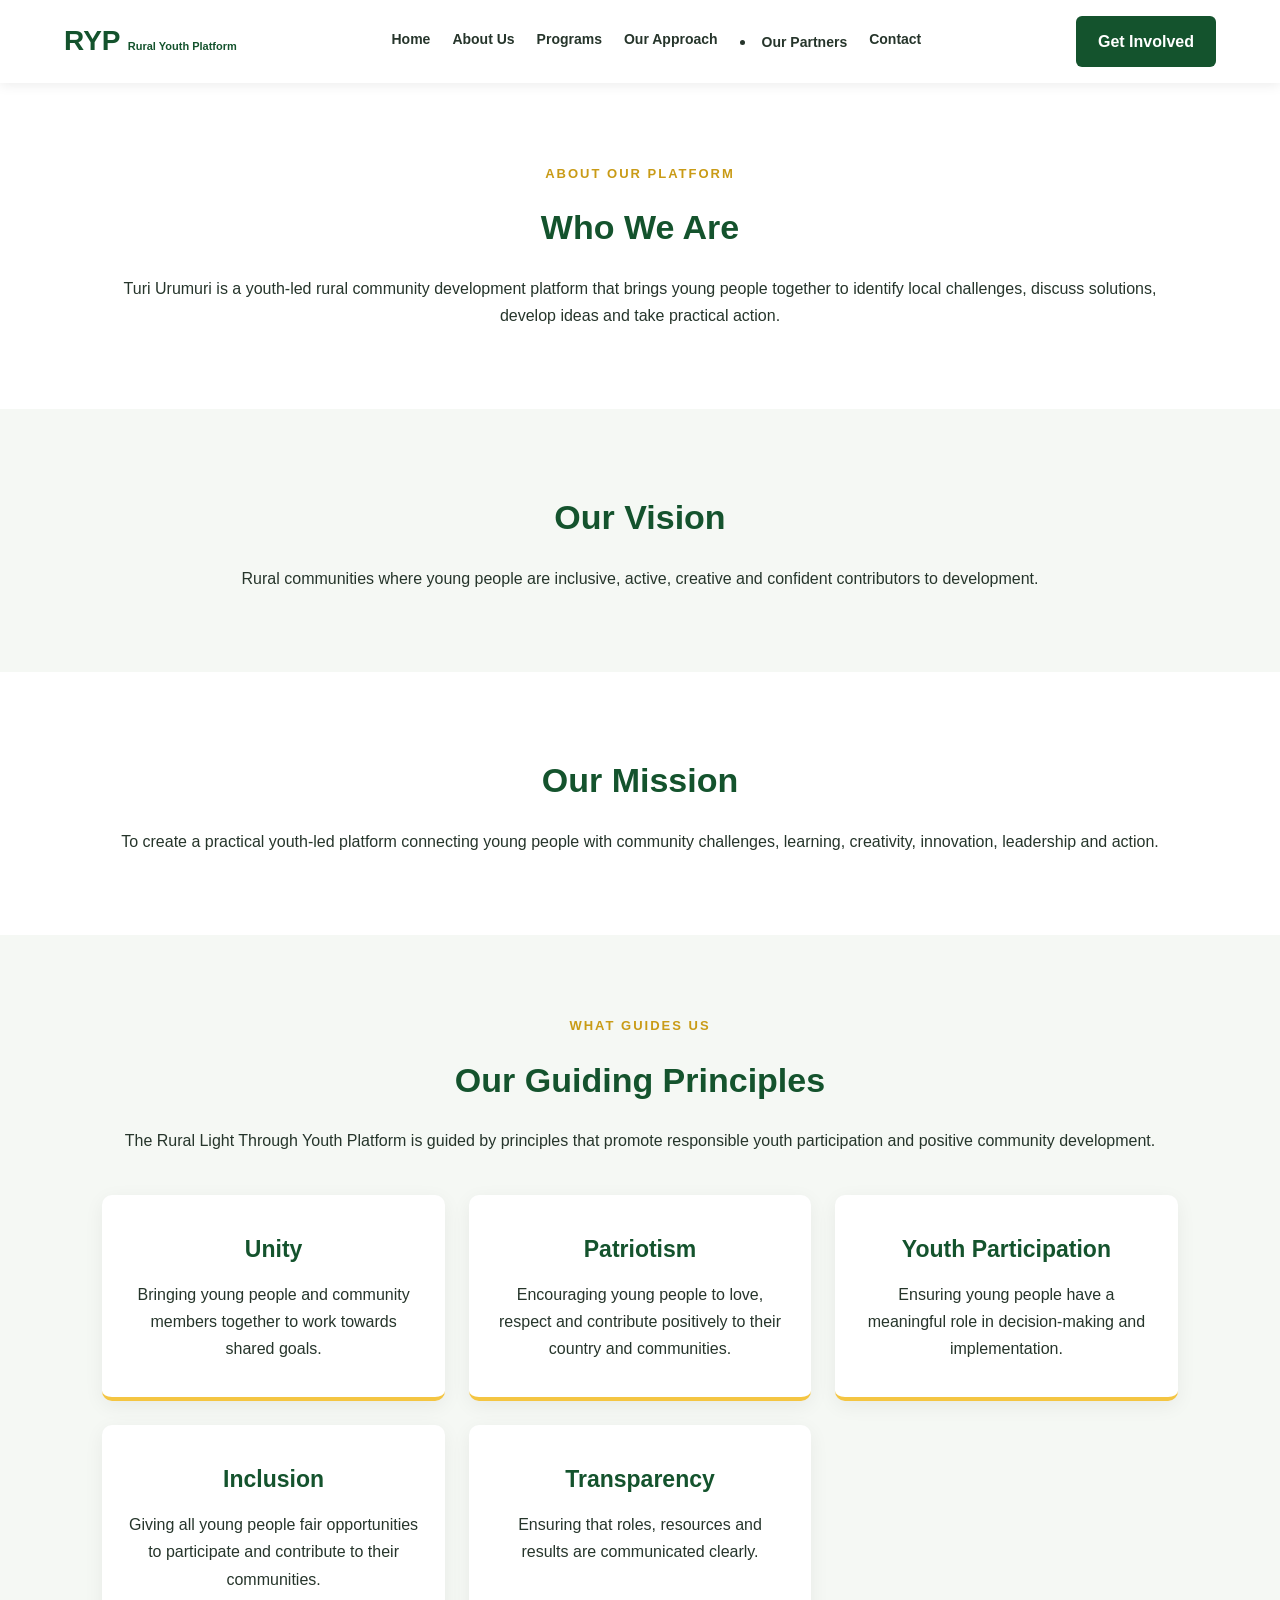
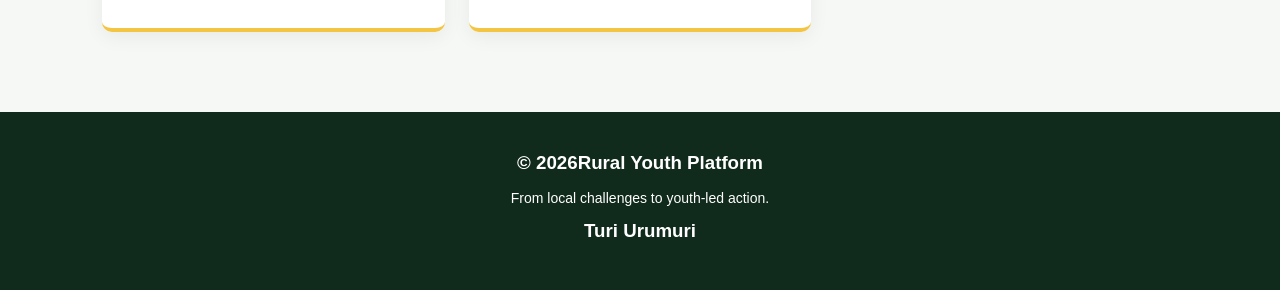
<file: about.html>
<!DOCTYPE html>
<html lang="en">
<head>
  <meta charset="UTF-8">
  <meta name="viewport" content="width=device-width, initial-scale=1.0">
  <meta name="description" content="Learn about the Rural Youth Platform (RYP).">
  <title>About Us | RYP Platform</title>
  <link rel="stylesheet" href="css/style.css">
</head>
<body>

<header>
  <nav class="navbar">
    <a href="index.html" class="logo">
      <span>
        <strong>RYP</strong>
        <small>Rural Youth Platform</small>
      </span>
    </a>

    <div class="nav-links">
      <a href="index.html">Home</a>
      <a href="about.html">About Us</a>
      <a href="programs.html">Programs</a>
      <a href="approach.html">Our Approach</a>
      <li><a href="partners.html">Our Partners</a></li>
      <a href="contact.html">Contact</a>
    </div>

    <a href="get-involved.html" class="nav-button">Get Involved</a>
  </nav>
</header>

<main>
  <section class="section">
    <p class="eyebrow">ABOUT OUR PLATFORM</p>
    <h2>Who We Are</h2>

    <p>
      Turi Urumuri is a youth-led
      rural community development platform that brings young
      people together to identify local challenges, discuss
      solutions, develop ideas and take practical action.
    </p>
  </section>

  <section class="section focus">
    <h2>Our Vision</h2>
    <p>
      Rural communities where young people are inclusive,
      active, creative and confident contributors to development.
    </p>
  </section>

  <section class="section">
    <h2>Our Mission</h2>
    <p>
      To create a practical youth-led platform connecting young
      people with community challenges, learning, creativity,
      innovation, leadership and action.
    </p>
  </section>

<section class="section focus">
  <p class="eyebrow">WHAT GUIDES US</p>
  <h2>Our Guiding Principles</h2>
  <p>
    The Rural Light Through Youth Platform is guided by
    principles that promote responsible youth participation
    and positive community development.
  </p>

  <div class="focus-grid">

    <article class="focus-card">
      <h3>Unity</h3>
      <p>
        Bringing young people and community members together
        to work towards shared goals.
      </p>
    </article>

    <article class="focus-card">
      <h3>Patriotism</h3>
      <p>
        Encouraging young people to love, respect and contribute
        positively to their country and communities.
      </p>
    </article>

    <article class="focus-card">
      <h3>Youth Participation</h3>
      <p>
        Ensuring young people have a meaningful role in
        decision-making and implementation.
      </p>
    </article>

    <article class="focus-card">
      <h3>Inclusion</h3>
      <p>
        Giving all young people fair opportunities to
        participate and contribute to their communities.
      </p>
    </article>

    <article class="focus-card">
      <h3>Transparency</h3>
      <p>
        Ensuring that roles, resources and results are
        communicated clearly.
      </p>
    </article>

  </div>
</section>
</main>

<footer>
  <h3>© 2026Rural Youth Platform </h3>
  <p>From local challenges to youth-led action.</p>
  <h3>Turi Urumuri</h3>
</footer>

</body>
</html>
</file>
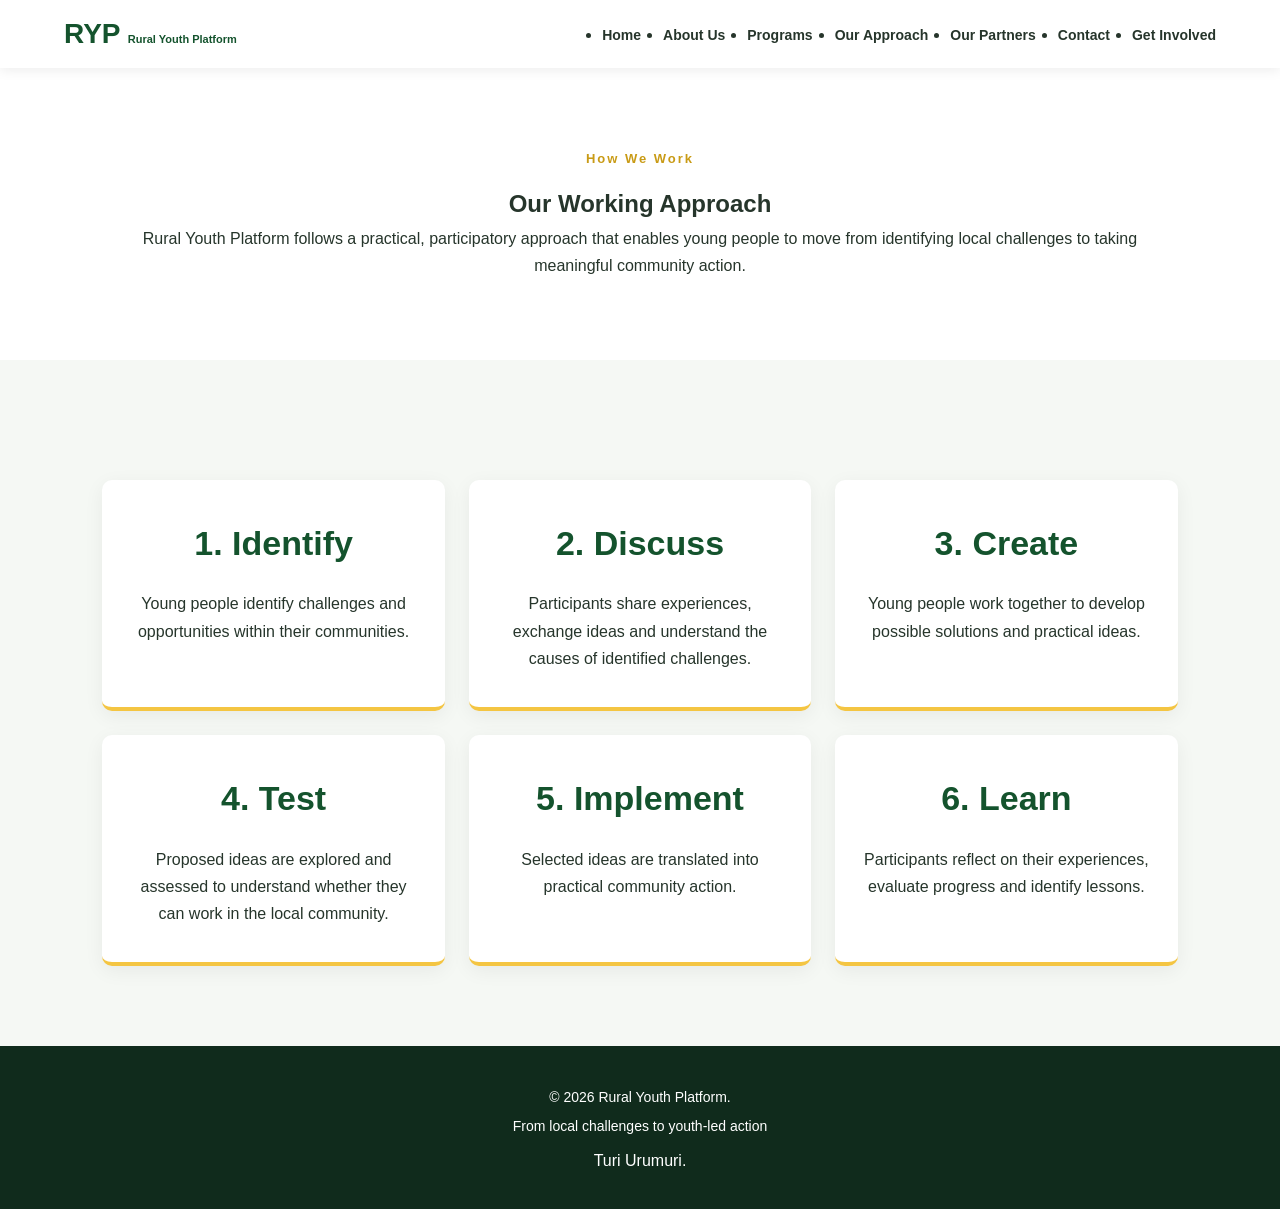
<file: approach.html>
<!DOCTYPE html>
<html lang="en">
<head>
  <meta charset="UTF-8">
  <meta name="viewport" content="width=device-width, initial-scale=1.0">
  <title>Our Approach | Rural Youth Platform</title>
  <link rel="stylesheet" href="css/style.css">
</head>
<body>

  <header>
    <nav class="navbar">
      <a href="index.html" class="logo">
        <span>
          <strong>RYP</strong>
          <small>Rural Youth Platform</small>
        </span>
      </a>

      <ul class="nav-links">
        <li><a href="index.html">Home</a></li>
        <li><a href="about.html">About Us</a></li>
        <li><a href="programs.html">Programs</a></li>
        <li><a href="approach.html">Our Approach</a></li>
        <li><a href="partners.html">Our Partners</a></li>
        <li><a href="contact.html">Contact</a></li>
        <li><a href="get-involved.html">Get Involved</a></li>
      </ul>
    </nav>
  </header>

  <main>
    <section class="section">
      <p class="eyebrow">How We Work</p>
      <h1>Our Working Approach</h1>
      <p>
        Rural Youth Platform follows a practical, participatory
        approach that enables young people to move from identifying local
        challenges to taking meaningful community action.
      </p>
    </section>

    <section class="section focus">
      <div class="focus-grid">

        <article class="focus-card">
          <h2>1. Identify</h2>
          <p>
            Young people identify challenges and opportunities within their
            communities.
          </p>
        </article>

        <article class="focus-card">
          <h2>2. Discuss</h2>
          <p>
            Participants share experiences, exchange ideas and understand
            the causes of identified challenges.
          </p>
        </article>

        <article class="focus-card">
          <h2>3. Create</h2>
          <p>
            Young people work together to develop possible solutions and
            practical ideas.
          </p>
        </article>

        <article class="focus-card">
          <h2>4. Test</h2>
          <p>
            Proposed ideas are explored and assessed to understand whether
            they can work in the local community.
          </p>
        </article>

        <article class="focus-card">
          <h2>5. Implement</h2>
          <p>
            Selected ideas are translated into practical community action.
          </p>
        </article>

        <article class="focus-card">
          <h2>6. Learn</h2>
          <p>
            Participants reflect on their experiences, evaluate progress
            and identify lessons.
          </p>
        </article>

      </div>
    </section>
  </main>

  <footer>
    <p>
      &copy; 2026 Rural Youth Platform.<p>
      <p> From local challenges to youth-led action </p>
      <h3></h3>Turi Urumuri.</h3>
    
  </footer>

</body>
</html>
</file>
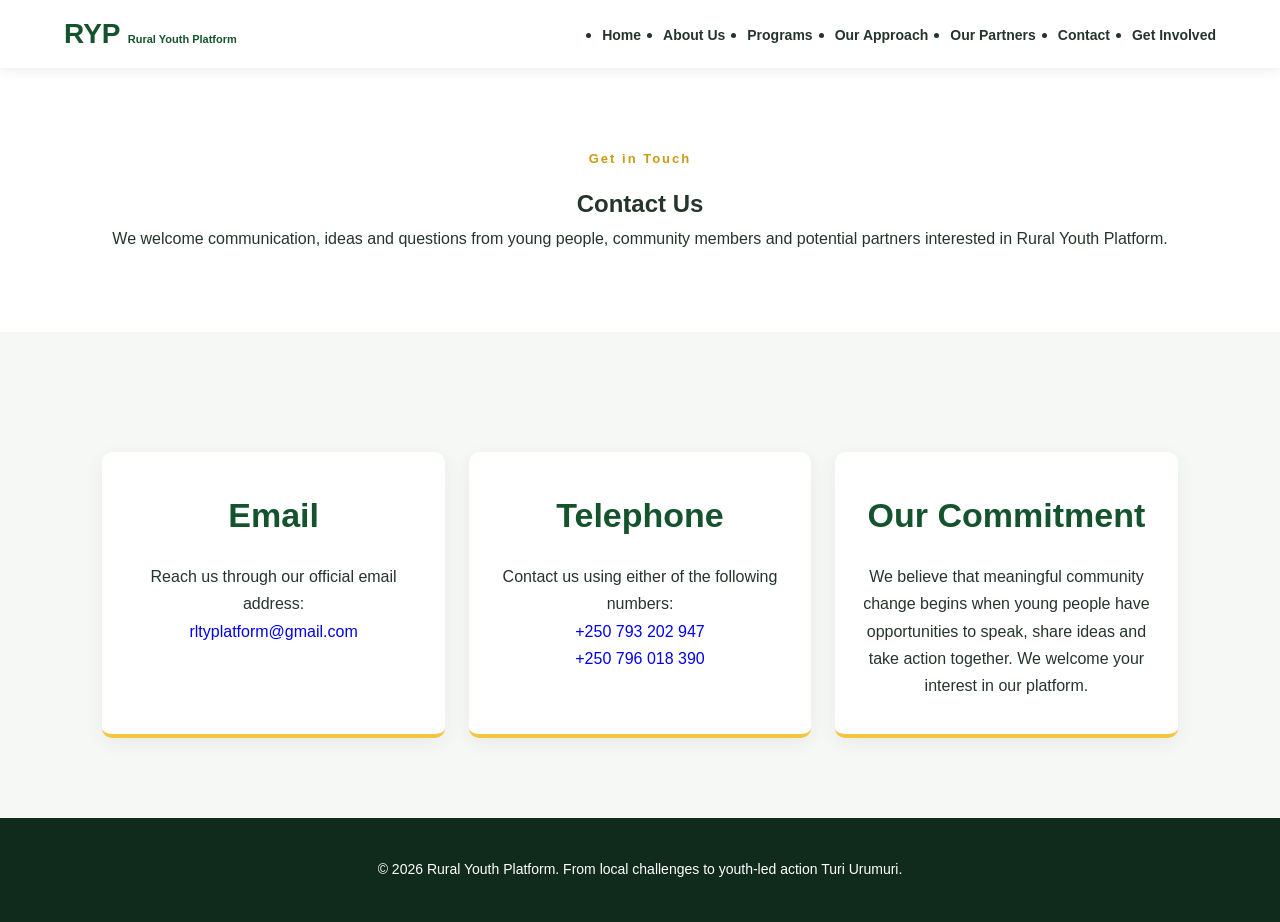
<file: contact.html>
<!DOCTYPE html>
<html lang="en">
<head>
  <meta charset="UTF-8">
  <meta name="viewport" content="width=device-width, initial-scale=1.0">
  <title>Contact Us | Rural Youth Platform</title>
  <link rel="stylesheet" href="css/style.css">
</head>
<body>

  <header>
    <nav class="navbar">
      <a href="index.html" class="logo">
        <span>
          <strong>RYP</strong>
          <small>Rural Youth Platform</small>
        </span>
      </a>

      <ul class="nav-links">
        <li><a href="index.html">Home</a></li>
        <li><a href="about.html">About Us</a></li>
        <li><a href="programs.html">Programs</a></li>
        <li><a href="approach.html">Our Approach</a></li>
        <li><a href="partners.html">Our Partners</a></li>
        <li><a href="contact.html">Contact</a></li>
        <li><a href="get-involved.html">Get Involved</a></li>
      </ul>
    </nav>
  </header>

  <main>
    <section class="section">
      <p class="eyebrow">Get in Touch</p>
      <h1>Contact Us</h1>
      <p>
        We welcome communication, ideas and questions from young people,
        community members and potential partners interested in Rural Youth Platform.
      </p>
    </section>

    <section class="section focus">
      <div class="focus-grid">

        <article class="focus-card">
          <h2>Email</h2>
          <p>Reach us through our official email address:</p>
          <p>
            <a href="mailto:rltyplatform@gmail.com">
              rltyplatform@gmail.com
            </a>
          </p>
        </article>

        <article class="focus-card">
          <h2>Telephone</h2>
          <p>Contact us using either of the following numbers:</p>
          <p>
            <a href="tel:+250793202947">+250 793 202 947</a>
          </p>
          <p>
            <a href="tel:+250796018390">+250 796 018 390</a>
          </p>
        </article>

        <article class="focus-card">
          <h2>Our Commitment</h2>
          <p>
            We believe that meaningful community change begins when young
            people have opportunities to speak, share ideas and take action together.
            We welcome your interest in our platform.
          </p>
        </article>

      </div>
    </section>
  </main>

  <footer>
    <p>
      &copy; 2026 Rural Youth Platform.
      From local challenges to youth-led action Turi Urumuri.
    </p>
  </footer>

</body>
</html>
</file>
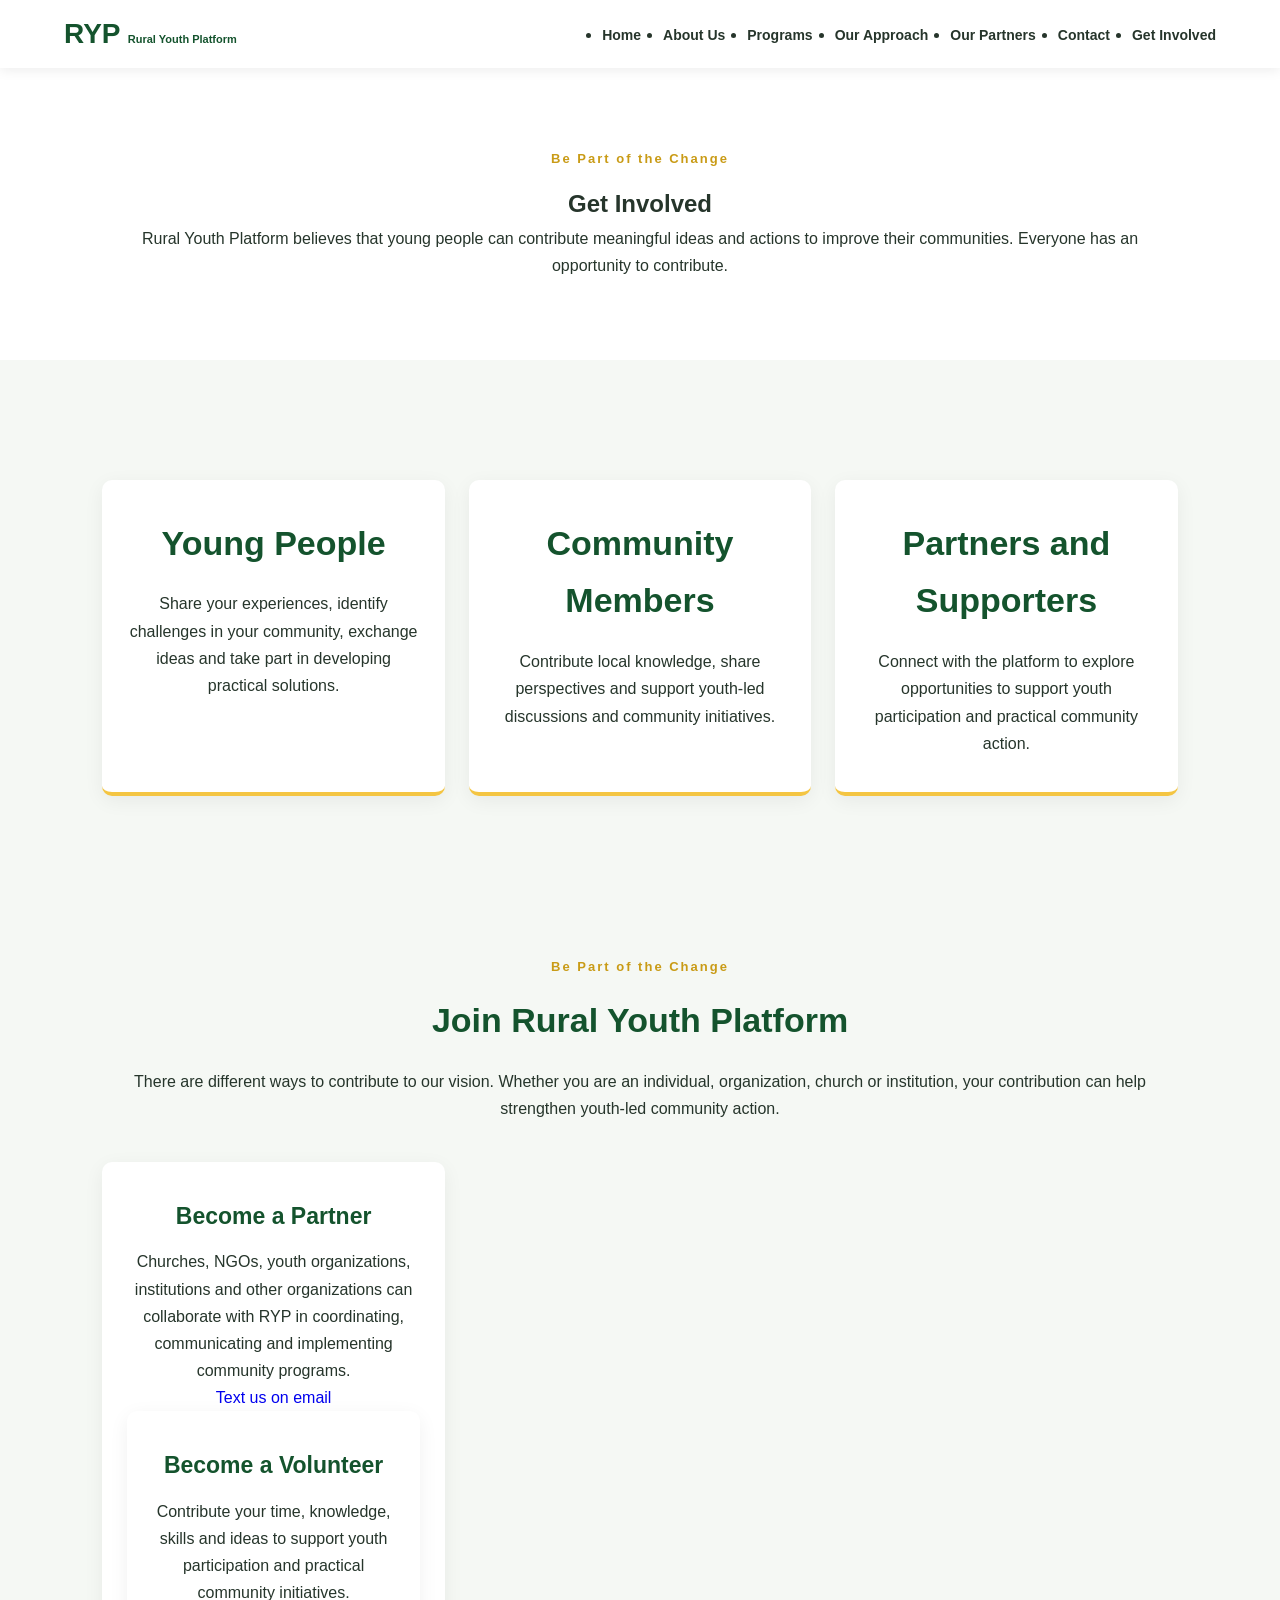
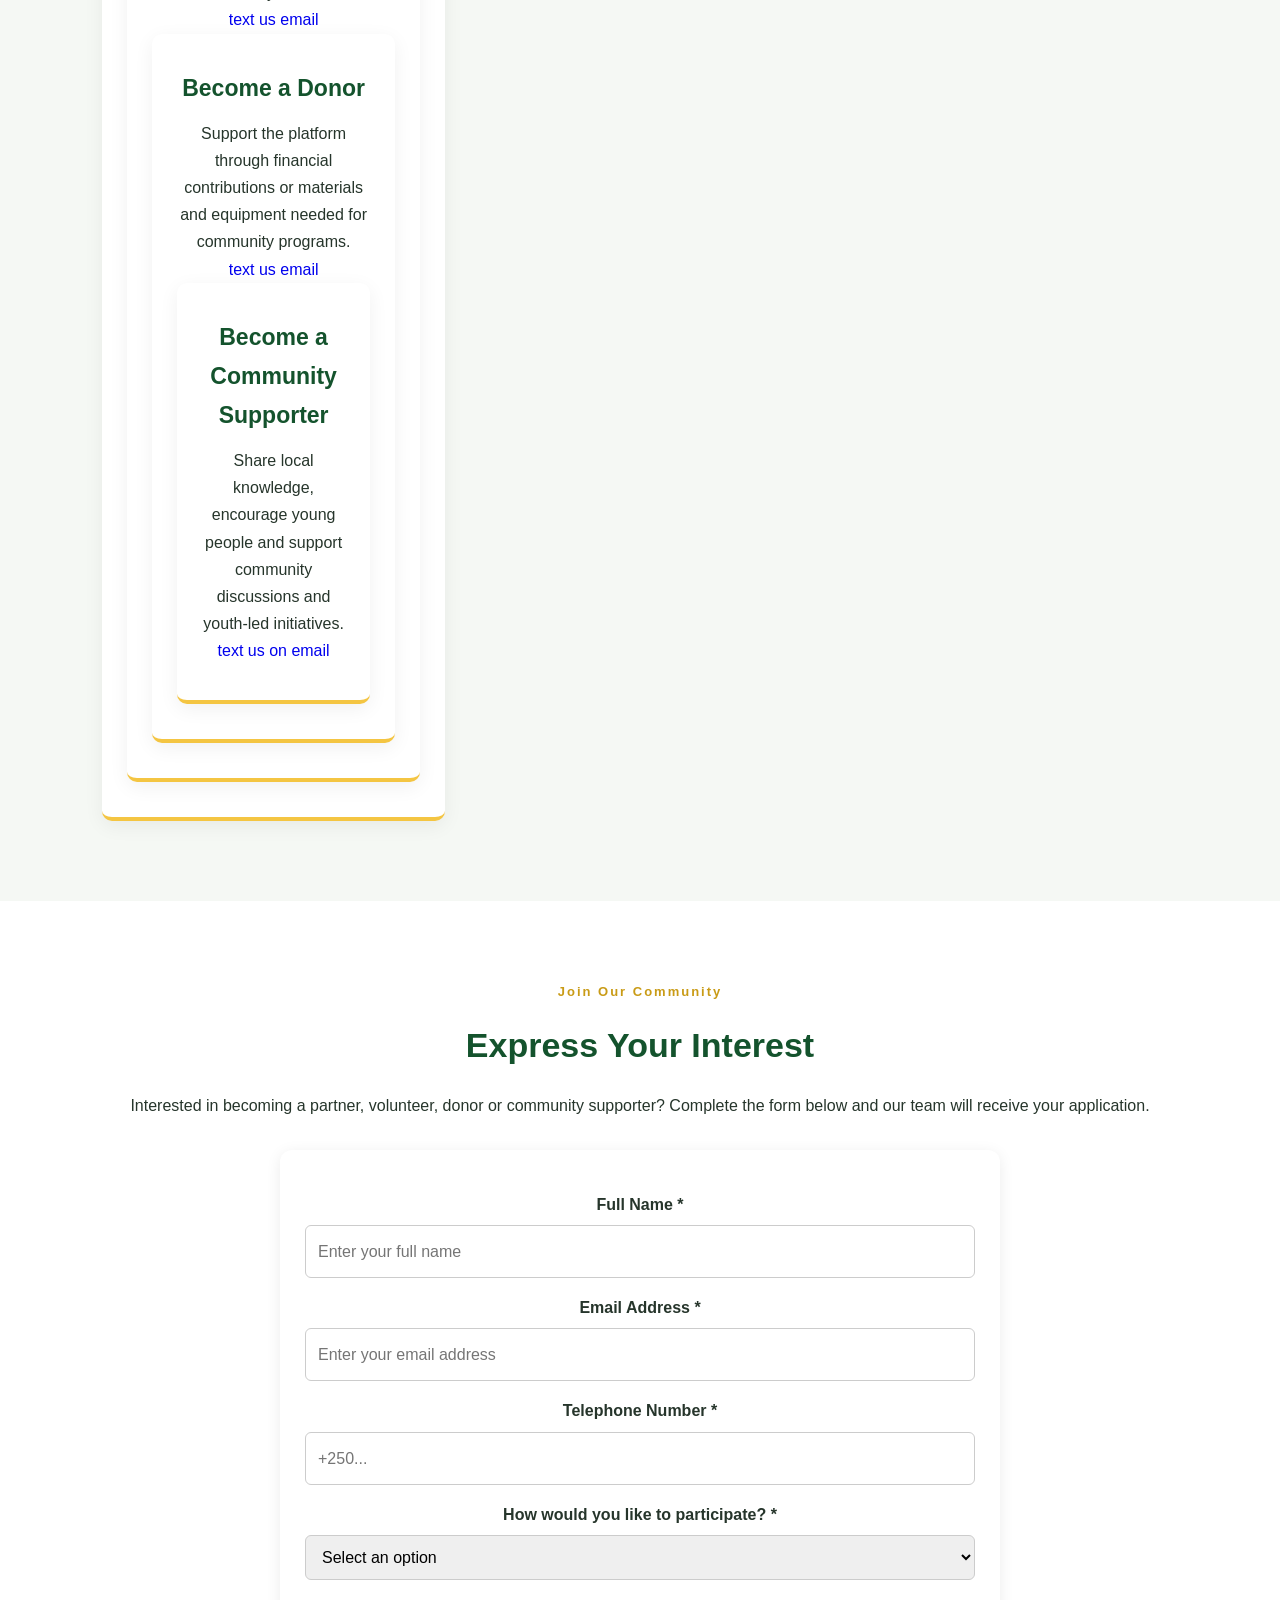
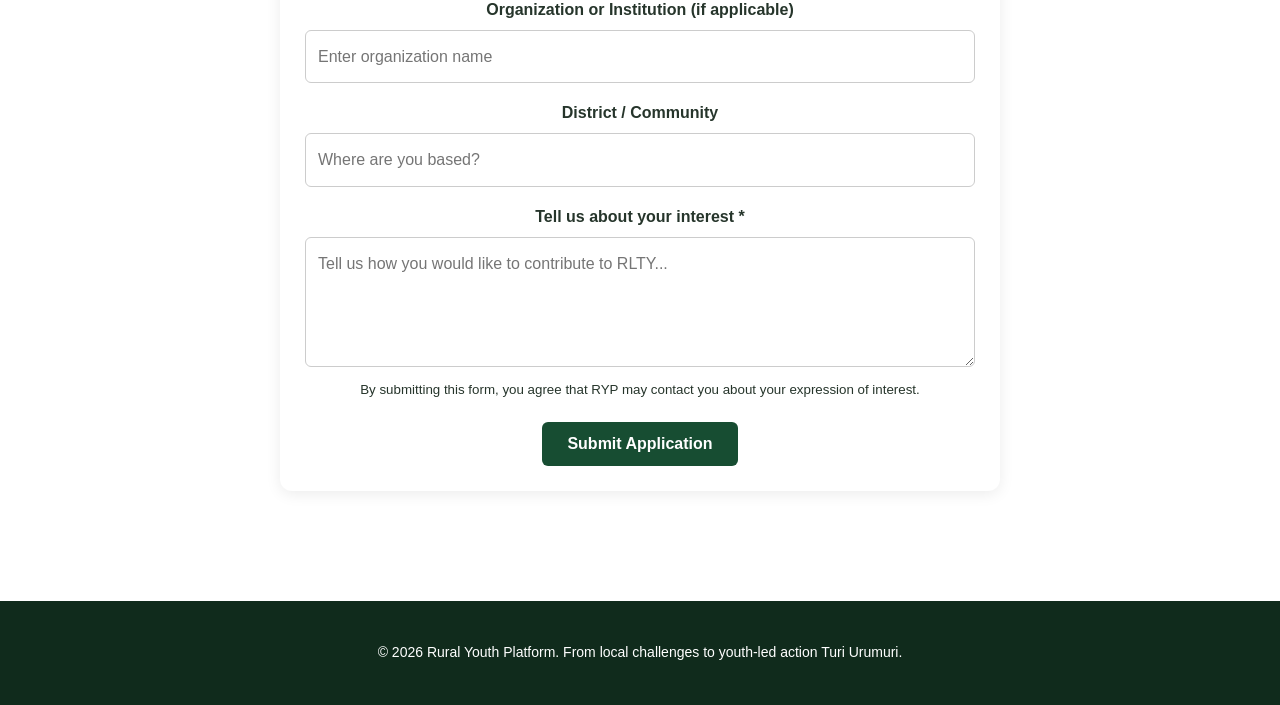
<file: get-involved.html>
<!DOCTYPE html>
<html lang="en">

<style>
  .application-form {
    max-width: 720px;
    margin: 30px auto;
    padding: 25px;
    background: #ffffff;
    border-radius: 12px;
    box-shadow: 0 3px 15px rgba(0,0,0,0.08);
  }

  .application-form label {
    display: block;
    margin: 16px 0 7px;
    font-weight: 600;
  }

  .application-form input,
  .application-form select,
  .application-form textarea {
    width: 100%;
    padding: 12px;
    border: 1px solid #cccccc;
    border-radius: 6px;
    font: inherit;
    box-sizing: border-box;
  }

  .application-form textarea {
    min-height: 130px;
    resize: vertical;
  }

  .application-form button {
    margin-top: 20px;
    padding: 13px 25px;
    background: #174d32;
    color: white;
    border: none;
    border-radius: 6px;
    font-size: 16px;
    font-weight: 600;
    cursor: pointer;
  }

  .application-form button:hover {
    background: #236b45;
  }
</style>
<head>
  <meta charset="UTF-8">
  <meta name="viewport" content="width=device-width, initial-scale=1.0">
  <title>Get Involved | Rural Youth Platform</title>
  <link rel="stylesheet" href="css/style.css">
</head>
<body>

  <header>
    <nav class="navbar">
      <a href="index.html" class="logo">
        <span>
          <strong>RYP</strong>
          <small>Rural Youth Platform</small>
        </span>
      </a>

      <ul class="nav-links">
        <li><a href="index.html">Home</a></li>
        <li><a href="about.html">About Us</a></li>
        <li><a href="programs.html">Programs</a></li>
        <li><a href="approach.html">Our Approach</a></li>
        <li><a href="partners.html">Our Partners</a></li>
        <li><a href="contact.html">Contact</a></li>
        <li><a href="get-involved.html">Get Involved</a></li>
      </ul>
    </nav>
  </header>

  <main>
    <section class="section">
      <p class="eyebrow">Be Part of the Change</p>
      <h1>Get Involved</h1>
      <p>
        Rural Youth Platform believes that young people
        can contribute meaningful ideas and actions to improve their
        communities. Everyone has an opportunity to contribute.
      </p>
    </section>

    <section class="section focus">
      <div class="focus-grid">

        <article class="focus-card">
          <h2>Young People</h2>
          <p>
            Share your experiences, identify challenges in your community,
            exchange ideas and take part in developing practical solutions.
          </p>
        </article>

        <article class="focus-card">
          <h2>Community Members</h2>
          <p>
            Contribute local knowledge, share perspectives and support
            youth-led discussions and community initiatives.
          </p>
        </article>

        <article class="focus-card">
          <h2>Partners and Supporters</h2>
          <p>
            Connect with the platform to explore opportunities to support
            youth participation and practical community action.
          </p>
        </article>

      </div>
    </section>

   
<section class="section focus">
  <p class="eyebrow">Be Part of the Change</p>
  <h2>Join Rural Youth Platform</h2>
  <p>
    There are different ways to contribute to our vision.
    Whether you are an individual, organization, church or institution,
    your contribution can help strengthen youth-led community action.
  </p>

  <div class="focus-grid">

    <article class="focus-card">
      <h3>Become a Partner</h3>
      <p>
        Churches, NGOs, youth organizations, institutions and other
        organizations can collaborate with RYP in coordinating,
        communicating and implementing community programs.
      </p>
      <a href="https://mail.google.com/mail/?view=cm&fs=1&to=rltyplatform@gmail.com&su=Partnership%20with%20RLTY" target="_blank" rel="noopener">
  Text us on email
</a>
    <article class="focus-card">
      <h3>Become a Volunteer</h3>
      <p>
        Contribute your time, knowledge, skills and ideas to support
        youth participation and practical community initiatives.
      </p>
      <a href="https://mail.google.com/mail/?view=cm&fs=1&to=rltyplatform@gmail.com&su=Volunteer%20with%20RLTY" target="_blank" rel="noopener">
  text us email
</a>
    <article class="focus-card">
      <h3>Become a Donor</h3>
      <p>
        Support the platform through financial contributions or
        materials and equipment needed for community programs.
      </p>
      <a href="https://mail.google.com/mail/?view=cm&fs=1&to=rltyplatform@gmail.com&su=Volunteer%20Application%20-%20RLTY&body=Hello%20RLTY%20Team%2C%0A%0AI%20am%20interested%20in%20volunteering%20with%20Rural%20Light%20Through%20Youth%20Platform.%0A%0AMy%20name%20is%3A%0AMy%20skills%20or%20interests%20are%3A%0A%0AThank%20you."
target="_blank" rel="noopener">
  text us email
</a>
    <article class="focus-card">
      <h3>Become a Community Supporter</h3>
      <p>
        Share local knowledge, encourage young people and support
        community discussions and youth-led initiatives.
      </p>
      <a href="mailto:rltyplatform@gmail.com?subject=Community%20Support%20for%20RLTY">
        text us on email
      </a>
    </article>

  </div>
</section>
  
<section class="section">
  <p class="eyebrow">Join Our Community</p>
  <h2>Express Your Interest</h2>
  <p>
    Interested in becoming a partner, volunteer, donor or community
    supporter? Complete the form below and our team will receive
    your application.
  </p>

  <form class="application-form"
        action="https://formsubmit.co/rltyplatform@gmail.com"
        method="POST">

    <input type="hidden" name="_subject"
           value="New RLTY Participation Application">

   <input type="hidden" name="_next"
       value="https://abdiel137.github.io/platform/">

    <!-- Spam protection field -->
    <input type="text" name="_honey"
           style="display:none">

    <label for="full-name">Full Name *</label>
    <input type="text" id="full-name"
           name="Full Name"
           placeholder="Enter your full name"
           required>

    <label for="email">Email Address *</label>
    <input type="email" id="email"
           name="email"
           placeholder="Enter your email address"
           required>

    <label for="telephone">Telephone Number *</label>
    <input type="tel" id="telephone"
           name="Telephone Number"
           placeholder="+250..."
           required>

    <label for="participation">How would you like to participate? *</label>
    <select id="participation"
            name="Participation Type"
            required>
      <option value="">Select an option</option>
      <option value="Partner">Become a Partner</option>
      <option value="Volunteer">Become a Volunteer</option>
      <option value="Donor">Become a Donor</option>
      <option value="Community Supporter">Community Supporter</option>
    </select>

    <label for="organization">
      Organization or Institution (if applicable)
    </label>
    <input type="text" id="organization"
           name="Organization or Institution"
           placeholder="Enter organization name">

    <label for="district">District / Community</label>
    <input type="text" id="district"
           name="District or Community"
           placeholder="Where are you based?">

    <label for="message">Tell us about your interest *</label>
    <textarea id="message"
              name="Message"
              placeholder="Tell us how you would like to contribute to RLTY..."
              required></textarea>

    <p>
      <small>
        By submitting this form, you agree that RYP may contact
        you about your expression of interest.
      </small>
    </p>

    <button type="submit">Submit Application</button>

  </form>
</section>
</main>

  <footer>
    <p>
      &copy; 2026 Rural Youth Platform.
      From local challenges to youth-led action 
      Turi Urumuri.
    </p>
  </footer>

</body>
</html>
</file>
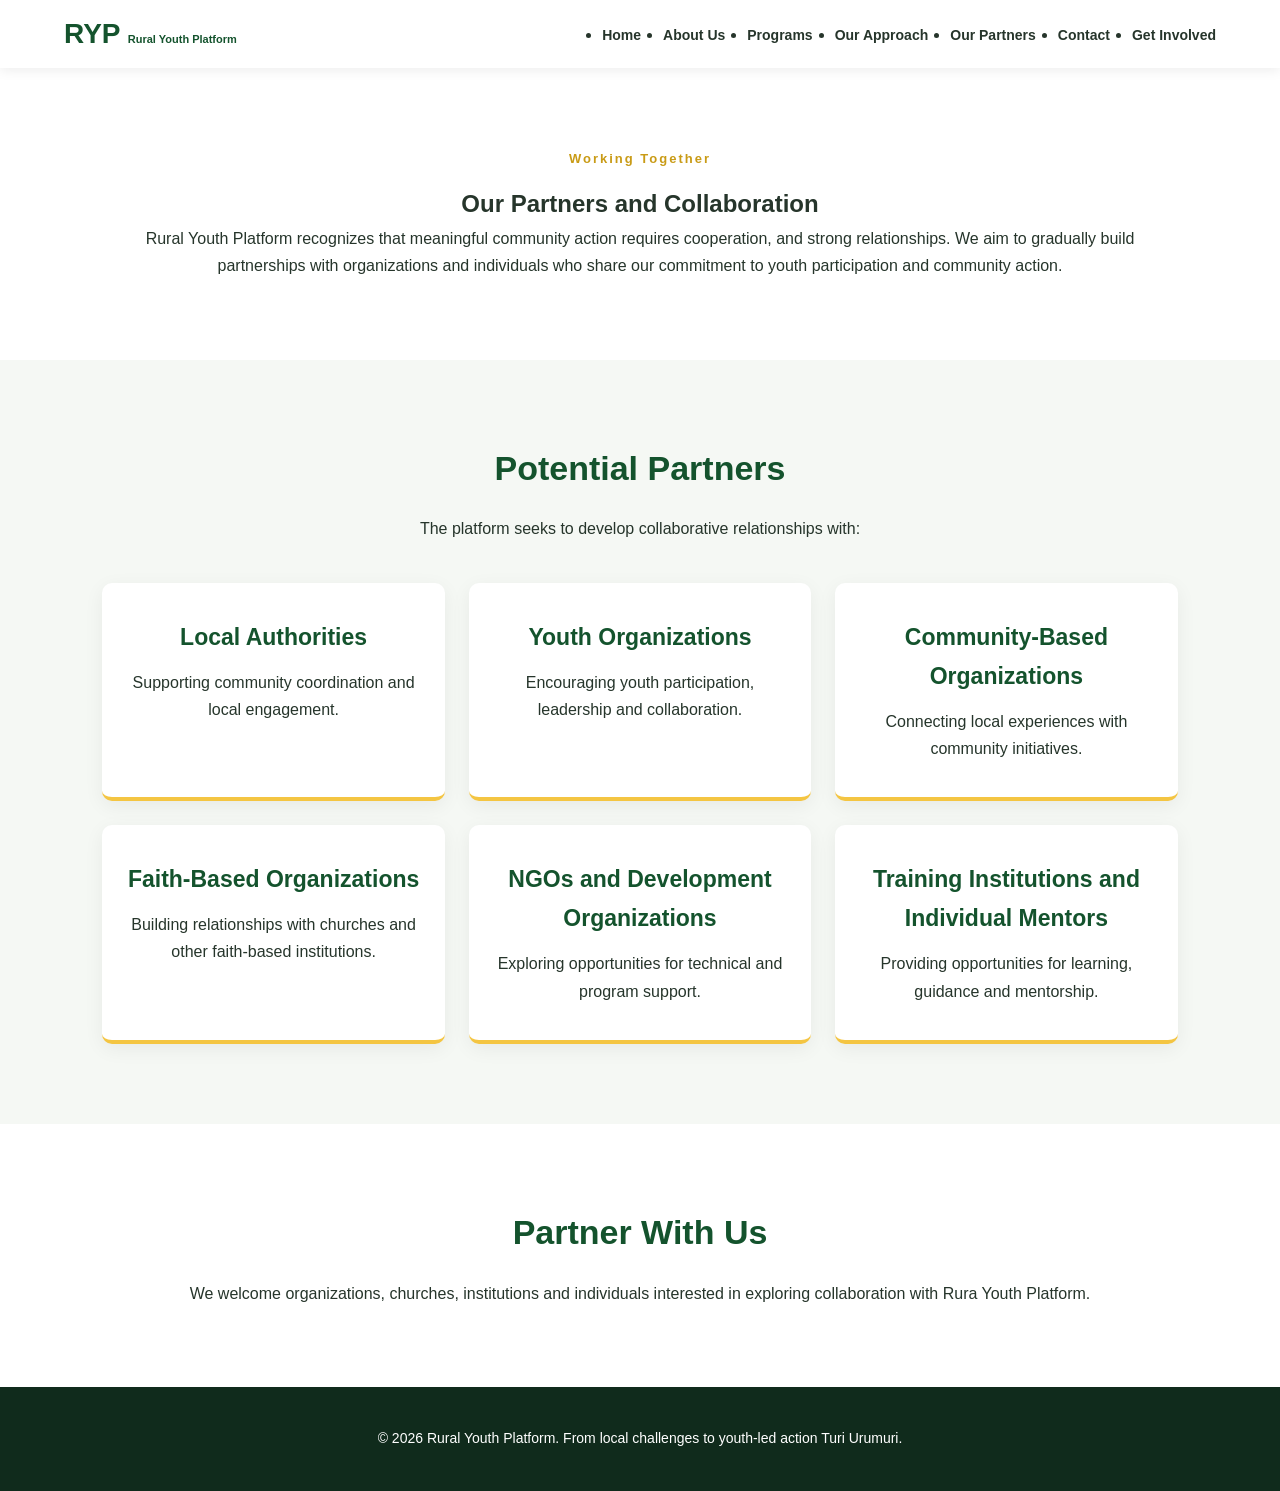
<file: partners.html>
<!DOCTYPE html>
<html lang="en">
<head>
  <meta charset="UTF-8">
  <meta name="viewport" content="width=device-width, initial-scale=1.0">
  <title>Our Partners | Rural Youth Platform</title>
  <link rel="stylesheet" href="css/style.css">
</head>
<body>

  <header>
    <nav class="navbar">
      <a href="index.html" class="logo">
        <span>
          <strong>RYP</strong>
          <small>Rural Youth Platform</small>
        </span>
      </a>

      <ul class="nav-links">
        <li><a href="index.html">Home</a></li>
        <li><a href="about.html">About Us</a></li>
        <li><a href="programs.html">Programs</a></li>
        <li><a href="approach.html">Our Approach</a></li>
        <li><a href="partners.html">Our Partners</a></li>
        <li><a href="contact.html">Contact</a></li>
        <li><a href="get-involved.html">Get Involved</a></li>
      </ul>
    </nav>
  </header>

  <main>

    <section class="section">
      <p class="eyebrow">Working Together</p>
      <h1>Our Partners and Collaboration</h1>
      <p>
        Rural Youth Platform recognizes that meaningful
        community action requires cooperation, and strong relationships. We aim to gradually build partnerships
        with organizations and individuals who share our commitment to youth participation and community action.
      </p>
    </section>

    <section class="section focus">
      <h2>Potential Partners</h2>
      <p>
        The platform seeks to develop collaborative relationships with:
      </p>

      <div class="focus-grid">

        <article class="focus-card">
          <h3>Local Authorities</h3>
          <p>
            Supporting community coordination and local engagement.
          </p>
        </article>

        <article class="focus-card">
          <h3>Youth Organizations</h3>
          <p>
            Encouraging youth participation, leadership and collaboration.
          </p>
        </article>

        <article class="focus-card">
          <h3>Community-Based Organizations</h3>
          <p>
            Connecting local experiences with community initiatives.
          </p>
        </article>

        <article class="focus-card">
          <h3>Faith-Based Organizations</h3>
          <p>
            Building relationships with churches and other faith-based
            institutions.
          </p>
        </article>

        <article class="focus-card">
          <h3>NGOs and Development Organizations</h3>
          <p>
            Exploring opportunities for technical and program support.
          </p>
        </article>

        <article class="focus-card">
          <h3>Training Institutions and Individual Mentors</h3>
          <p>
            Providing opportunities for learning, guidance and mentorship.
          </p>
        </article>

      </div>
    </section>
    
    <section class="section">
      <h2>Partner With Us</h2>
      <p>
        We welcome organizations, churches, institutions and individuals
        interested in exploring collaboration with Rura Youth Platform.
      </p>
    </section>

  </main>

  <footer>
    <p>
      &copy; 2026 Rural Youth Platform.
      From local challenges to youth-led action 
      Turi Urumuri.
    </p>
  </footer>

</body>
</html>
</file>
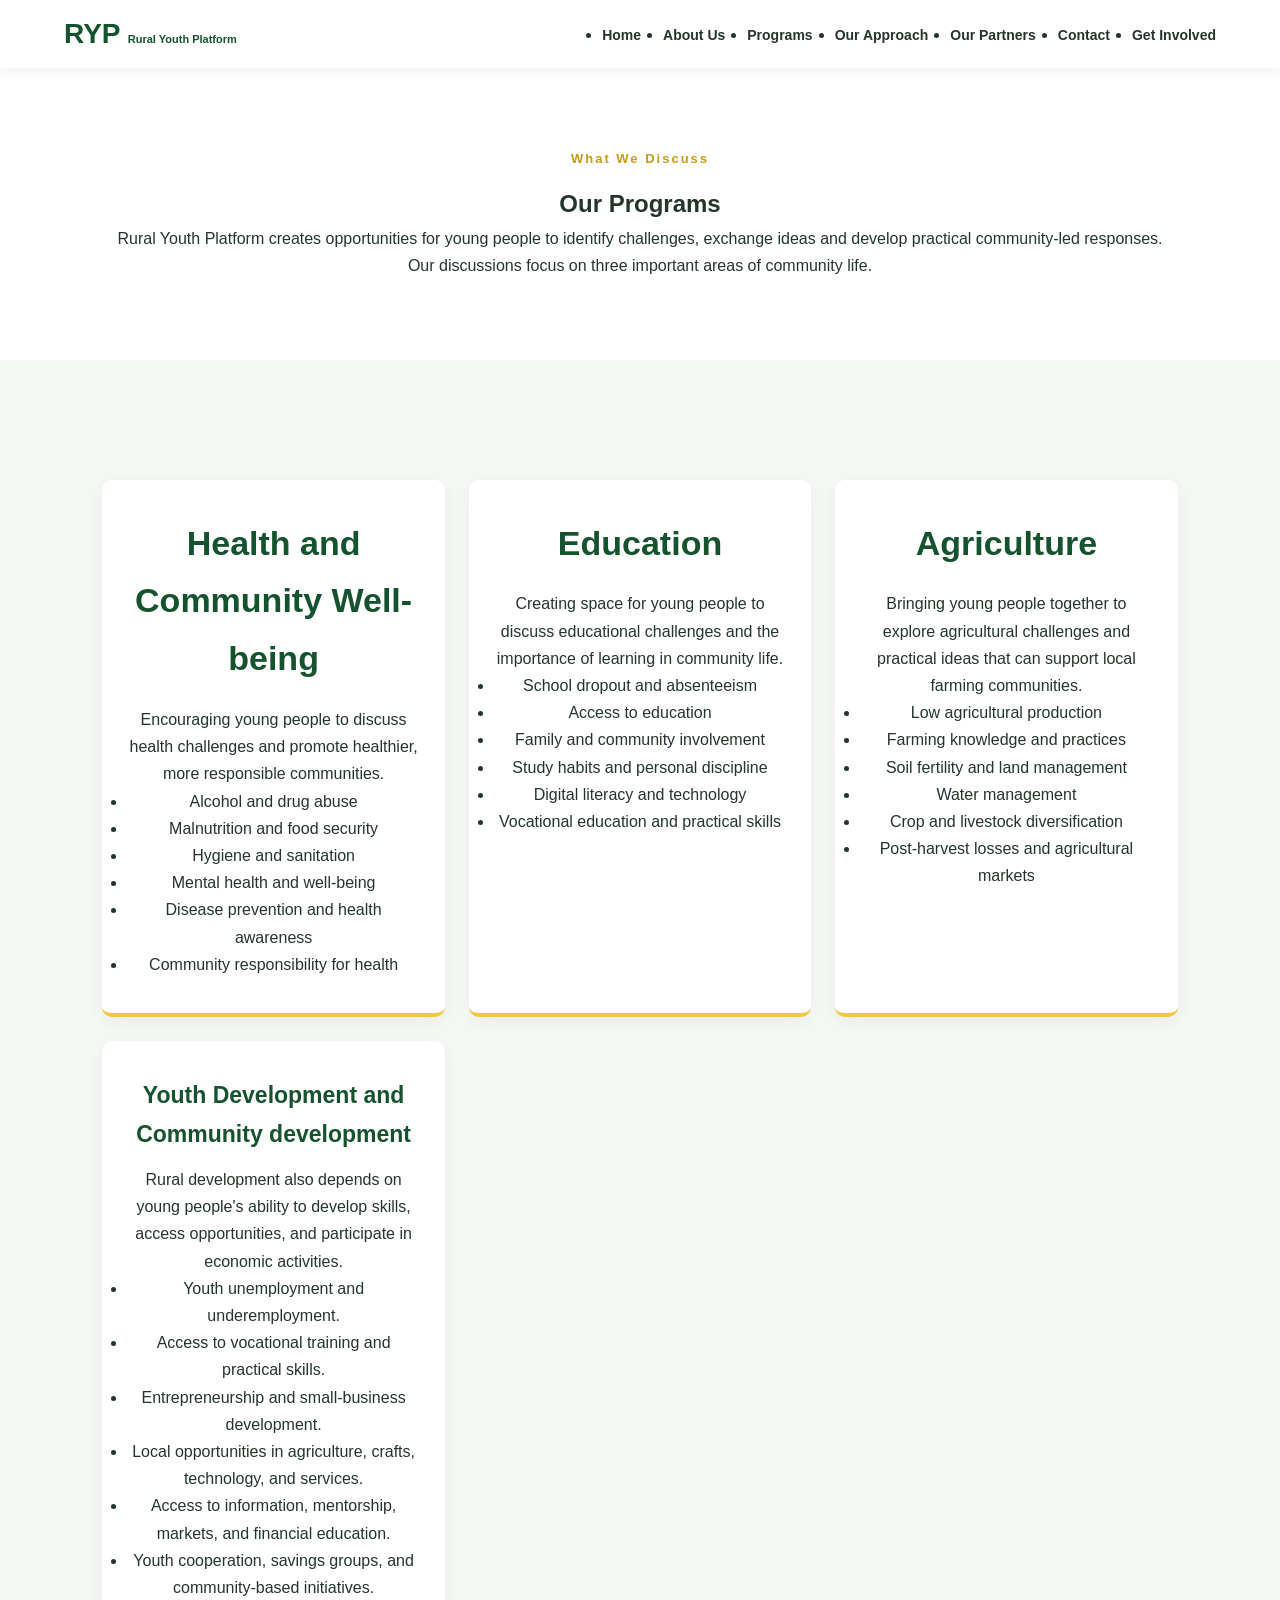
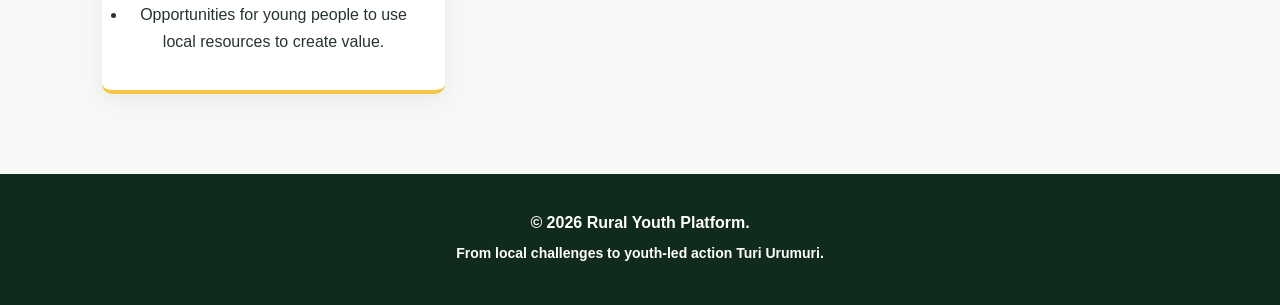
<file: programs.html>
<!DOCTYPE html>
<html lang="en">
<head>
  <meta charset="UTF-8">
  <meta name="viewport" content="width=device-width, initial-scale=1.0">
  <title>Our Programs | Rural Youth Platform</title>
  <link rel="stylesheet" href="css/style.css">
</head>
<body>

  <header>
    <nav class="navbar">
      <a href="index.html" class="logo">
        <span>
          <strong>RYP</strong>
          <small>Rural Youth Platform</small>
        </span>
      </a>

      <ul class="nav-links">
        <li><a href="index.html">Home</a></li>
        <li><a href="about.html">About Us</a></li>
        <li><a href="programs.html">Programs</a></li>
        <li><a href="approach.html">Our Approach</a></li>
        <li><a href="partners.html">Our Partners</a></li>
        <li><a href="contact.html">Contact</a></li>
        <li><a href="get-involved.html">Get Involved</a></li>
      </ul>
    </nav>
  </header>

  <main>
    <section class="section">
      <p class="eyebrow">What We Discuss</p>
      <h1>Our Programs</h1>
      <p>
        Rural Youth Platform creates opportunities for young
        people to identify challenges, exchange ideas and develop practical
        community-led responses. Our discussions focus on three important
        areas of community life.
      </p>
    </section>

    <section class="section focus">
      <div class="focus-grid">

        <article class="focus-card">
          <h2>Health and Community Well-being</h2>
          <p>
            Encouraging young people to discuss health challenges and promote
            healthier, more responsible communities.
          </p>
          <ul>
            <li>Alcohol and drug abuse</li>
            <li>Malnutrition and food security</li>
            <li>Hygiene and sanitation</li>
            <li>Mental health and well-being</li>
            <li>Disease prevention and health awareness</li>
            <li>Community responsibility for health</li>
          </ul>
        </article>

        <article class="focus-card">
          <h2>Education</h2>
          <p>
            Creating space for young people to discuss educational challenges
            and the importance of learning in community life.
          </p>
          <ul>
            <li>School dropout and absenteeism</li>
            <li>Access to education</li>
            <li>Family and community involvement</li>
            <li>Study habits and personal discipline</li>
            <li>Digital literacy and technology</li>
            <li>Vocational education and practical skills</li>
          </ul>
        </article>

        <article class="focus-card">
          <h2>Agriculture</h2>
          <p>
            Bringing young people together to explore agricultural challenges
            and practical ideas that can support local farming communities.
          </p>
          <ul>
            <li>Low agricultural production</li>
            <li>Farming knowledge and practices</li>
            <li>Soil fertility and land management</li>
            <li>Water management</li>
            <li>Crop and livestock diversification</li>
            <li>Post-harvest losses and agricultural markets</li>
          </ul>
        </article>
        
       <article class="focus-card">
        <h3>Youth Development and Community development</h3> 
         <p> Rural development also depends on young people's ability to develop skills, access opportunities, and participate in economic activities.
         </p>
        <ul>
            <li>Youth unemployment and underemployment.</li>
            <li>Access to vocational training and practical skills.</li>
            <li>Entrepreneurship and small-business development.</li>
            <li>Local opportunities in agriculture, crafts, technology, and services.</li>
            <li>Access to information, mentorship, markets, and financial education.</li>
            <li>Youth cooperation, savings groups, and community-based initiatives.</li>
            <li>Opportunities for young people to use local resources to create value.</li>  
         <ul>
         </article>
           
      </div>
         </section>
         </main>

  <footer>
    
      <h4>&copy; 2026 Rural Youth Platform.<h4>
     <p> From local challenges to youth-led action Turi Urumuri.
    </p>
  </footer>

</body>
</html>
</file>
<file: css/style.css>
/* RLTY - Rural Light Through Youth */

:root {
  --green: #14532d;
  --dark-green: #103b25;
  --gold: #f4c542;
  --white: #ffffff;
  --light: #f5f8f4;
  --text: #26352b;
}

* {
  margin: 0;
  padding: 0;
  box-sizing: border-box;
}

html {
  scroll-behavior: smooth;
}

body {
  font-family: Arial, sans-serif;
  color: var(--text);
  line-height: 1.7;
  background: var(--white);
}

a {
  text-decoration: none;
}

/* Navigation */

header {
  background: var(--white);
  box-shadow: 0 2px 12px rgba(0,0,0,0.08);
  position: sticky;
  top: 0;
  z-index: 100;
}

.navbar {
  max-width: 1200px;
  margin: auto;
  padding: 16px 24px;
  display: flex;
  align-items: center;
  justify-content: space-between;
  gap: 20px;
}

.logo {
  color: var(--green);
  display: flex;
  flex-direction: column;
  line-height: 1.3;
}

.logo span {
  font-size: 28px;
  font-weight: bold;
}

.logo small {
  font-size: 11px;
}

.nav-links {
  display: flex;
  gap: 22px;
}

.nav-links a {
  color: var(--text);
  font-weight: 600;
  font-size: 14px;
}

.nav-links a:hover {
  color: var(--green);
}

.nav-button,
.primary-button {
  background: var(--green);
  color: white;
  padding: 12px 22px;
  border-radius: 6px;
  display: inline-block;
  font-weight: bold;
}

.nav-button:hover,
.primary-button:hover {
  background: var(--dark-green);
}

/* Homepage hero */

/* Homepage hero */

.hero {
  min-height: 560px;
  display: flex;
  align-items: center;
  padding: 70px 8%;
  background: #082d19;
  color: white;
}
{
  min-height: 560px;
  display: flex;
  align-items: center;
  padding: 70px 8%;
 background: #082d19;
  color: white;
}

.hero-content {
  max-width: 720px;
}

.eyebrow {
  color: #c99b16;
  font-weight: bold;
  letter-spacing: 2px;
  font-size: 13px;
  margin-bottom: 14px;
}

.hero h1 {
  font-size: clamp(38px, 6vw, 64px);
  line-height: 1.15;
  margin-bottom: 22px;
}

.hero-content > p:not(.eyebrow) {
  font-size: 18px;
  margin-bottom: 30px;
}

.hero-buttons {
  display: flex;
  flex-wrap: wrap;
  gap: 14px;
}

.secondary-button {
  display: inline-block;
  color: white;
  border: 2px solid white;
  padding: 10px 20px;
  border-radius: 6px;
  font-weight: bold;
}

.secondary-button:hover {
  background: white;
  color: var(--green);
}

/* General sections */

.section {
  padding: 80px 8%;
  text-align: center;
}

.section h2 {
  color: var(--green);
  font-size: 34px;
  margin-bottom: 18px;
}

.intro > p:last-child {
  max-width: 800px;
  margin: auto;
  font-size: 17px;
}

/* Focus areas */

.focus {
  background: var(--light);
}

.focus-grid {
  max-width: 1100px;
  margin: 40px auto 0;
  display: grid;
  grid-template-columns: repeat(3, 1fr);
  gap: 24px;
}

.focus-card {
  background: white;
  padding: 35px 25px;
  border-radius: 10px;
  border-bottom: 4px solid var(--gold);
  box-shadow: 0 5px 20px rgba(0,0,0,0.06);
}

.focus-card h3 {
  color: var(--green);
  font-size: 23px;
  margin-bottom: 12px;
}

/* Our approach */

.steps {
  max-width: 1100px;
  margin: 35px auto 0;
  display: flex;
  justify-content: center;
  flex-wrap: wrap;
  gap: 12px;
}

.steps span {
  background: var(--green);
  color: white;
  padding: 13px 20px;
  border-radius: 30px;
  font-weight: bold;
}

.steps span:nth-child(even) {
  background: var(--gold);
  color: var(--dark-green);
}

/* Call to action */

.call-to-action {
  background: var(--green);
  color: white;
}

.call-to-action h2 {
  color: white;
}

.call-to-action .primary-button {
  background: var(--gold);
  color: var(--dark-green);
  margin-top: 20px;
}

/* Footer */

footer {
  background: #102b1c;
  color: white;
  text-align: center;
  padding: 35px 20px;
}

footer h3 {
  margin-bottom: 8px;
}

footer p {
  font-size: 14px;
  margin: 5px 0;
}

/* Mobile responsiveness */

@media (max-width: 850px) {
  .navbar {
    flex-wrap: wrap;
  }

  .nav-links {
    order: 3;
    width: 100%;
    justify-content: center;
    flex-wrap: wrap;
    gap: 12px;
  }

  .nav-links a {
    font-size: 12px;
  }

  .focus-grid {
    grid-template-columns: 1fr;
  }

  .hero {
    min-height: 500px;
    padding: 60px 7%;
  }

  .section {
    padding: 60px 7%;
  }
}

@media (max-width: 480px) {
  .nav-button {
    padding: 9px 12px;
    font-size: 13px;
  }

.logo {
  display: flex;
  align-items: center;
  gap: 12px;
  text-decoration: none;
}

.logo img {
  width: 65px;
  height: 65px;
  object-fit: contain;
}

.logo span {
  display: flex;
  flex-direction: column;
}

.logo strong {
  font-size: 22px;
  color: #14532d;
}

.logo small {
  font-size: 12px;
  color: #555;
}

  .hero h1 {
    font-size: 38px;
  }

  .hero-buttons {
    flex-direction: column;
    align-items: flex-start;
  }
}

.hero {
  display: flex;
  justify-content: space-between;
  align-items: center;
  gap: 40px;
}

.hero-image {
  flex: 1;
  display: flex;
  justify-content: center;
  align-items: center;
}

.hero-image img {
  width: 300px;
  height: 350px;
  object-fit: cover;
  border-radius: 18px;
  border: 4px solid #c99b16;
}
@media (max-width: 768px) {
  .hero {
    flex-direction: column;
    text-align: center;
  }

  .hero-image img {
    width: 240px;
    height: 280px;
  }

  .hero-buttons {
    justify-content: center;
  }
}
.hero {
  position: relative;
  min-height: 560px;
  display: flex;
  align-items: center;
  padding: 70px 8%;
  background:
    linear-gradient(rgba(8, 45, 25, 0.78), rgba(8, 45, 25, 0.85)),
   url("/platform/abdiel-photo.jpg.jpeg") center/cover no-repeat;
  color: white;
}

.hero::after {
  content: "";
  position: absolute;
  right: 8%;
  top: 50%;
  transform: translateY(-50%);
  width: 180px;
  height: 180px;
  background: url("/platform/rlty-logo.jpg.jpg") center/contain no-repeat;
  opacity: 0.35;
  pointer-events: none;
}

.hero-content {
  position: relative;
  z-index: 1;
  max-width: 720px;
}
</file>
